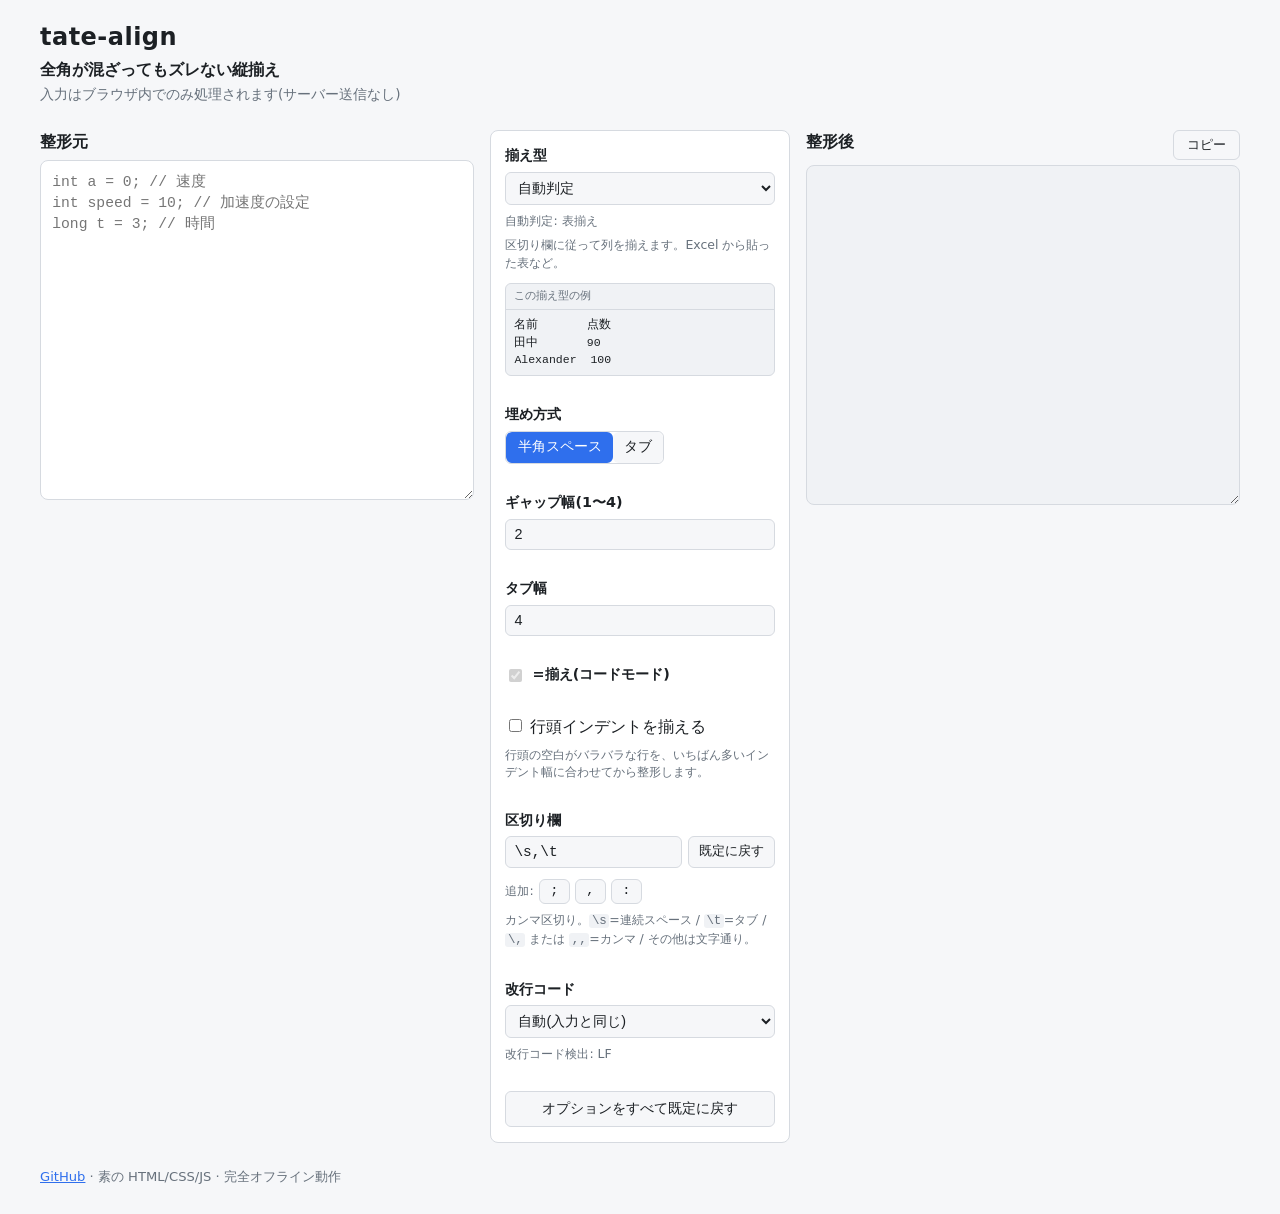
<file: index.html>
<!DOCTYPE html>
<html lang="ja">
<head>
  <meta charset="UTF-8">
  <meta name="viewport" content="width=device-width, initial-scale=1.0">
  <!-- Google Tag Manager -->
  <script>(function(w,d,s,l,i){w[l]=w[l]||[];w[l].push({"gtm.start":
  new Date().getTime(),event:"gtm.js"});var f=d.getElementsByTagName(s)[0],
  j=d.createElement(s),dl=l!="dataLayer"?"&l="+l:"";j.async=true;j.src=
  "https://www.googletagmanager.com/gtm.js?id="+i+dl;f.parentNode.insertBefore(j,f);
  })(window,document,"script","dataLayer","GTM-PLNBCTCJ");</script>
  <!-- End Google Tag Manager -->
  <title>tate-align — 全角対応・縦揃え整形ツール</title>
  <link rel="stylesheet" href="style.css">
</head>
<body>
  <!-- Google Tag Manager (noscript) -->
  <noscript><iframe src="https://www.googletagmanager.com/ns.html?id=GTM-PLNBCTCJ"
  height="0" width="0" style="display:none;visibility:hidden"></iframe></noscript>
  <!-- End Google Tag Manager (noscript) -->
  <header class="site-header">
    <h1>tate-align</h1>
    <p class="tagline">全角が混ざってもズレない縦揃え</p>
    <p class="privacy">入力はブラウザ内でのみ処理されます(サーバー送信なし)</p>
  </header>

  <main class="workbench">
    <!-- 整形元 -->
    <section class="pane pane-input">
      <label class="pane-label" for="input">整形元</label>
      <textarea id="input" class="mono" spellcheck="false" autocapitalize="off" autocomplete="off"
        placeholder="int a = 0; // 速度&#10;int speed = 10; // 加速度の設定&#10;long t = 3; // 時間"></textarea>
    </section>

    <!-- オプション列 -->
    <section class="pane pane-options" aria-label="オプション">
      <div class="opt">
        <label for="mode">揃え型</label>
        <select id="mode">
          <option value="auto">自動判定</option>
          <option value="code">コメント揃え(コード)</option>
          <option value="full">全部揃え(宣言+コメント)</option>
          <option value="paren">関数・括弧揃え</option>
          <option value="table">表揃え</option>
        </select>
        <p id="mode-info" class="hint"></p>
        <p id="mode-hint" class="hint"></p>
        <div class="mode-example" aria-live="polite">
          <span class="mode-example-label">この揃え型の例</span>
          <pre id="mode-example" class="mono"></pre>
        </div>
      </div>

      <div class="opt">
        <span class="opt-label">埋め方式</span>
        <div class="toggle" role="group" aria-label="埋め方式">
          <button id="fill-space" type="button" aria-pressed="true">半角スペース</button>
          <button id="fill-tab" type="button" aria-pressed="false">タブ</button>
        </div>
        <p id="tab-note" class="hint warn" hidden>
          タブ揃えは貼り付け先のタブ幅が異なると見た目が変わります(このツールのタブ幅設定を合わせてください)。また、全角文字が半角2個分の幅にならないフォント(VSCodeの既定等)では揃って見えません。日本語等幅フォント(MSゴシック・BIZ UDゴシック等)を推奨。
        </p>
      </div>

      <div class="opt" id="gap-field">
        <label for="gap">ギャップ幅(1〜4)</label>
        <input id="gap" type="number" min="1" max="4" value="1">
      </div>

      <div class="opt">
        <label for="tabWidth">タブ幅</label>
        <input id="tabWidth" type="number" min="1" max="16" value="4">
      </div>

      <div class="opt opt-inline">
        <input id="alignEquals" type="checkbox" checked>
        <label for="alignEquals">=揃え(コードモード)</label>
      </div>

      <div class="opt">
        <div class="opt-inline">
          <input id="normalizeIndent" type="checkbox">
          <label for="normalizeIndent">行頭インデントを揃える</label>
        </div>
        <p class="hint">行頭の空白がバラバラな行を、いちばん多いインデント幅に合わせてから整形します。</p>
      </div>

      <div class="opt" id="sep-field">
        <label for="separators">区切り欄</label>
        <div class="sep-row">
          <input id="separators" class="mono" type="text" value="\s,\t"
            spellcheck="false" autocapitalize="off" autocomplete="off">
          <button id="sep-reset" type="button">既定に戻す</button>
        </div>
        <div class="sep-chips" aria-label="よく使う区切りを追加">
          <span class="chips-label">追加:</span>
          <button type="button" class="chip" data-sep-chip=";">;</button>
          <button type="button" class="chip" data-sep-chip=",">,</button>
          <button type="button" class="chip" data-sep-chip=":">:</button>
        </div>
        <p class="hint">カンマ区切り。<code>\s</code>=連続スペース / <code>\t</code>=タブ / <code>\,</code> または <code>,,</code>=カンマ / その他は文字通り。</p>
      </div>

      <div class="opt">
        <label for="lineEnding">改行コード</label>
        <select id="lineEnding">
          <option value="auto">自動(入力と同じ)</option>
          <option value="LF">LF</option>
          <option value="CRLF">CRLF</option>
        </select>
        <p id="le-info" class="hint"></p>
      </div>

      <div class="opt">
        <button id="reset-all" type="button" class="reset-all-btn">オプションをすべて既定に戻す</button>
      </div>
    </section>

    <!-- 整形後 -->
    <section class="pane pane-output">
      <div class="pane-head">
        <label class="pane-label" for="output">整形後</label>
        <button id="copy" type="button" class="copy-btn">コピー</button>
      </div>
      <textarea id="output" class="mono" readonly spellcheck="false"></textarea>
    </section>
  </main>

  <footer class="site-footer">
    <a href="https://github.com/atoraku/tate-align" target="_blank" rel="noopener noreferrer">GitHub</a>
    <span> · 素の HTML/CSS/JS · 完全オフライン動作</span>
  </footer>

  <script src="app.js"></script>
</body>
</html>
</file>
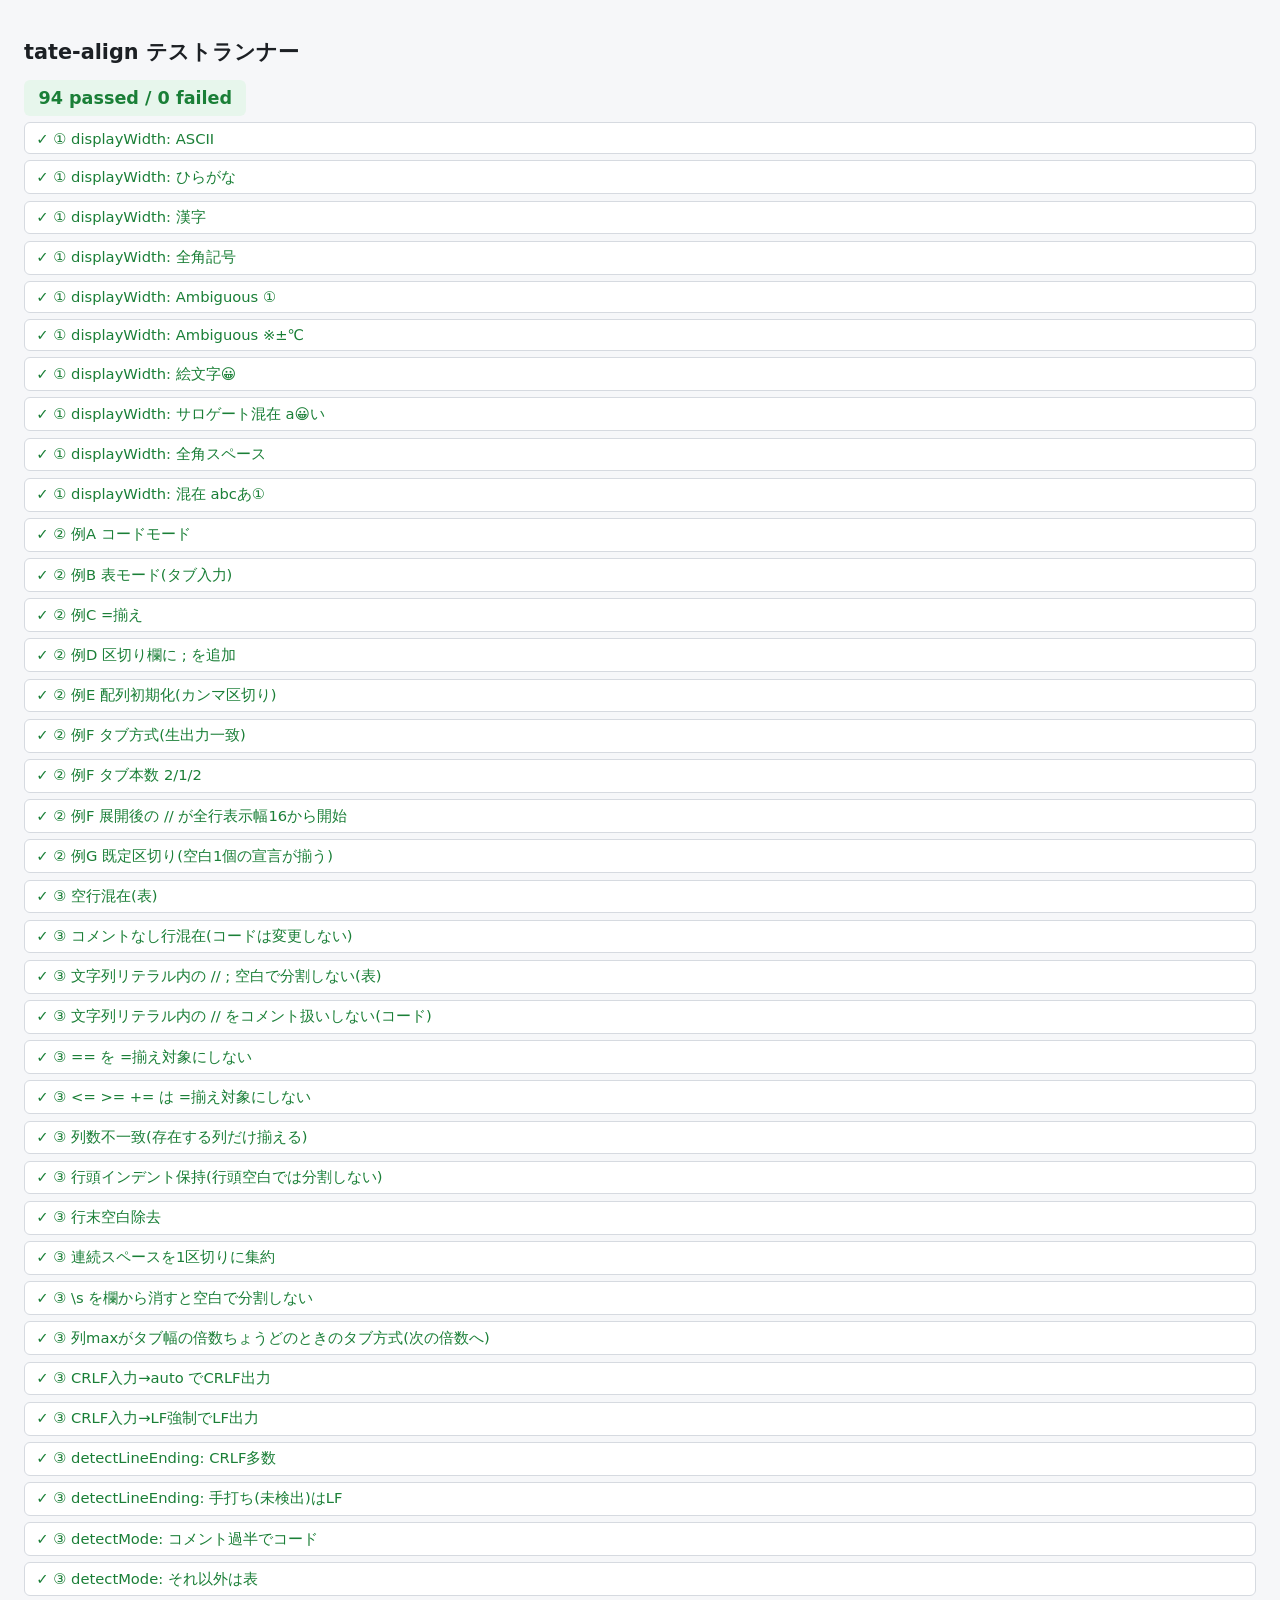
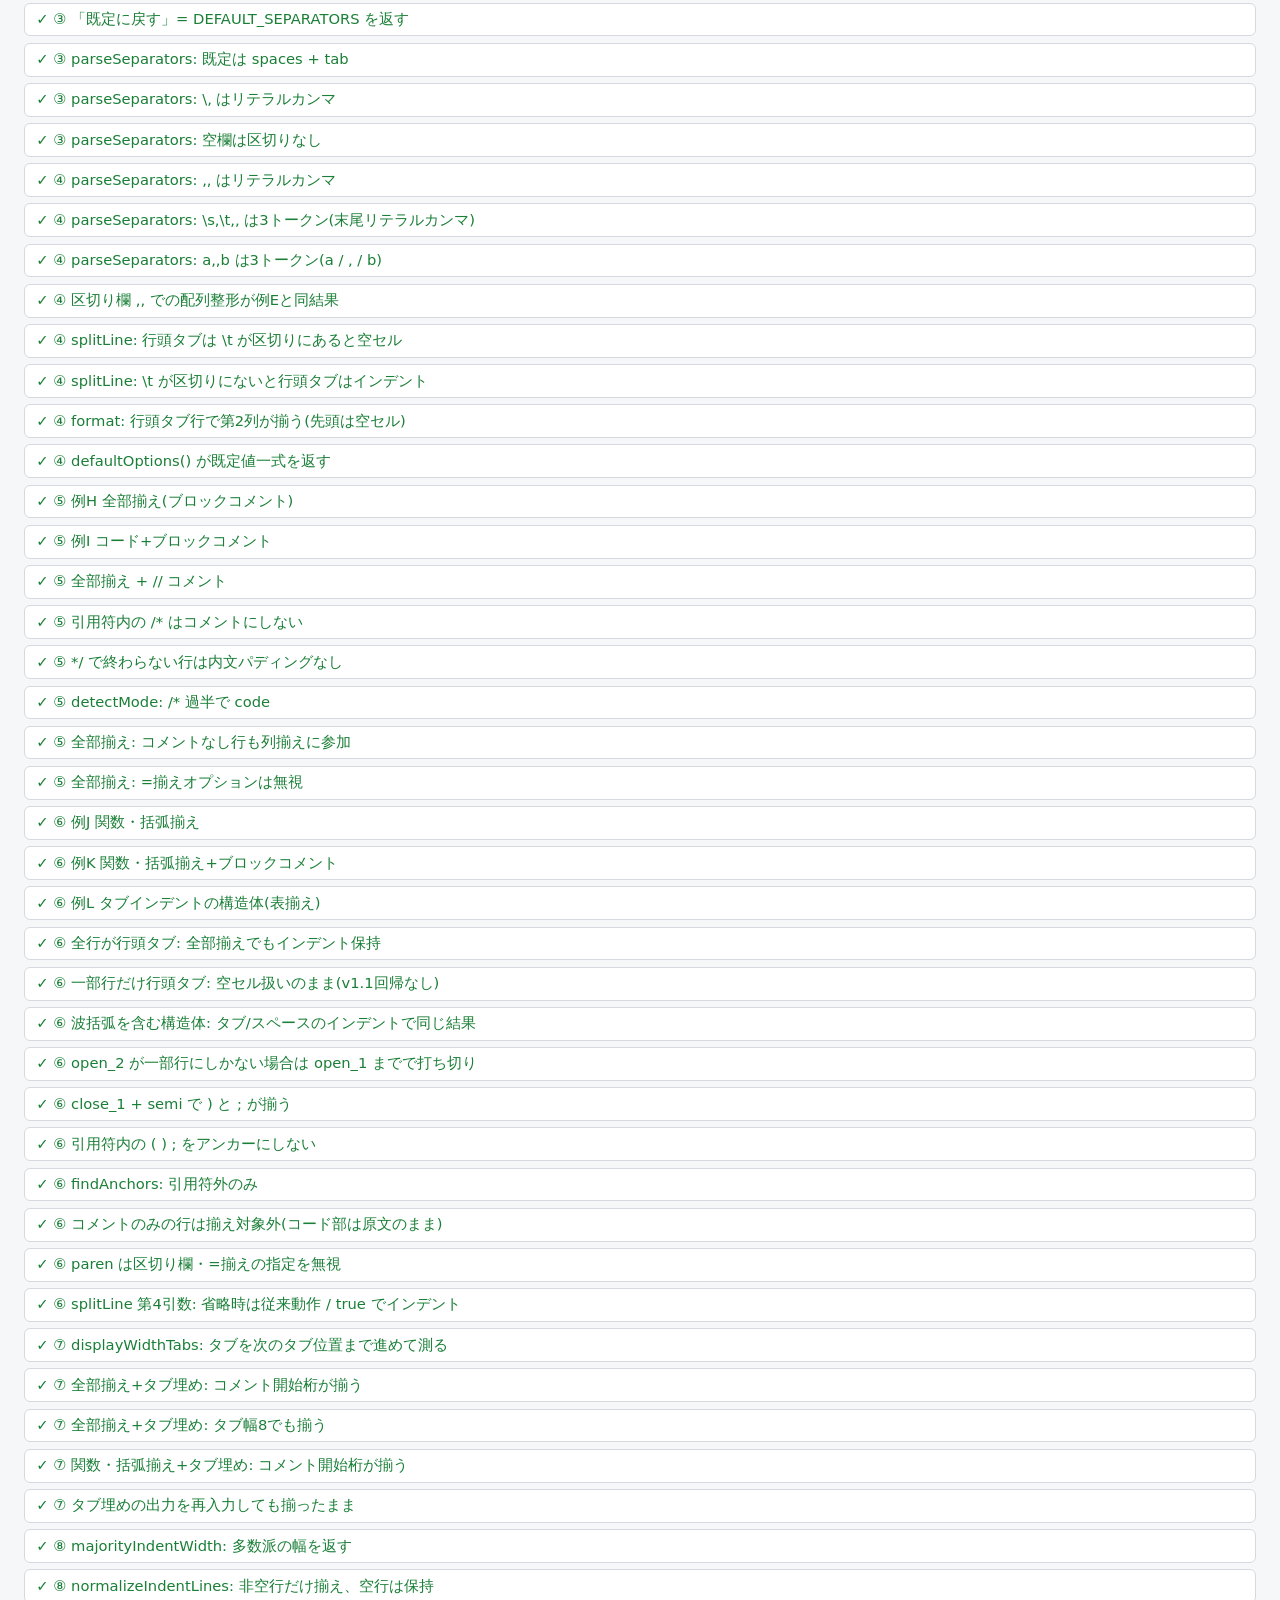
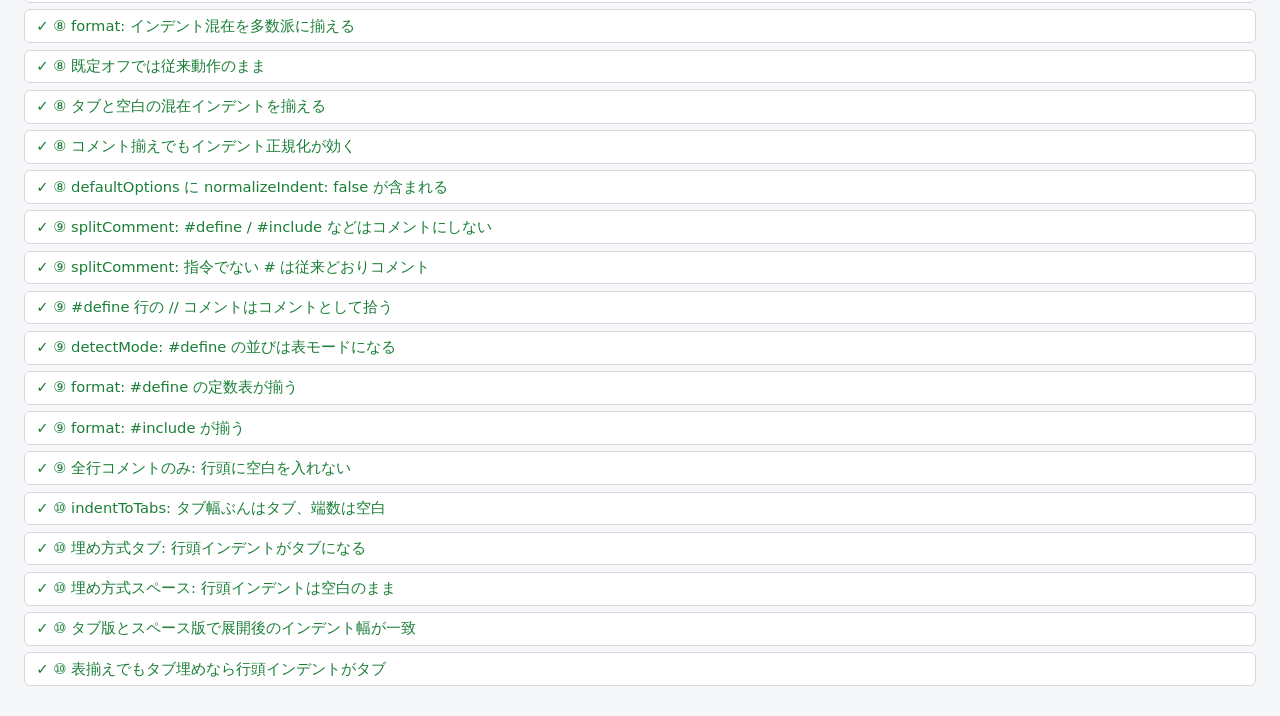
<file: tests.html>
<!DOCTYPE html>
<html lang="ja">
<head>
  <meta charset="UTF-8">
  <meta name="viewport" content="width=device-width, initial-scale=1.0">
  <title>tate-align — テスト</title>
  <style>
    :root {
      --bg: #f6f7f9; --panel: #fff; --border: #d6dae0; --text: #1c2024;
      --pass-bg: #e7f6ec; --pass: #1a7f37; --fail-bg: #fde8e8; --fail: #c62828;
      --mono: ui-monospace, "Cascadia Mono", Consolas, "BIZ UDGothic", "MS Gothic", monospace;
    }
    @media (prefers-color-scheme: dark) {
      :root {
        --bg: #14171a; --panel: #1d2126; --border: #333a42; --text: #e6e9ec;
        --pass-bg: #16311f; --pass: #4ac06a; --fail-bg: #3a1b1b; --fail: #ff6b6b;
      }
    }
    * { box-sizing: border-box; }
    body {
      margin: 0; padding: 1.5rem; background: var(--bg); color: var(--text);
      font-family: system-ui, -apple-system, "Segoe UI", Meiryo, sans-serif;
    }
    h1 { font-size: 1.3rem; }
    #summary { font-size: 1.1rem; font-weight: 700; padding: 0.5rem 0.9rem; border-radius: 6px; display: inline-block; }
    #summary.ok { background: var(--pass-bg); color: var(--pass); }
    #summary.ng { background: var(--fail-bg); color: var(--fail); }
    .case { border: 1px solid var(--border); border-radius: 6px; margin: 0.4rem 0; padding: 0.4rem 0.7rem; background: var(--panel); }
    .case.pass .case-head { color: var(--pass); }
    .case.fail { background: var(--fail-bg); }
    .case.fail .case-head { color: var(--fail); font-weight: 700; }
    .case-head { font-size: 0.92rem; }
    pre.diff {
      font-family: var(--mono); font-size: 0.85rem; white-space: pre; overflow-x: auto;
      background: var(--bg); border: 1px solid var(--border); border-radius: 4px; padding: 0.5rem; margin: 0.4rem 0 0;
    }
  </style>
</head>
<body>
  <h1>tate-align テストランナー</h1>
  <div id="summary">実行中…</div>
  <div id="results"></div>

  <script src="app.js"></script>
  <script src="tests.js"></script>
</body>
</html>
</file>
<file: style.css>
:root {
  --bg: #f6f7f9;
  --panel: #ffffff;
  --panel-alt: #f0f2f5;
  --border: #d6dae0;
  --text: #1c2024;
  --muted: #67717c;
  --accent: #2f6fed;
  --accent-text: #ffffff;
  --warn: #a15c00;
  --warn-bg: #fff4e0;
  --mono: ui-monospace, "Cascadia Mono", Consolas, "BIZ UDGothic", "MS Gothic", monospace;
}

@media (prefers-color-scheme: dark) {
  :root {
    --bg: #14171a;
    --panel: #1d2126;
    --panel-alt: #23282e;
    --border: #333a42;
    --text: #e6e9ec;
    --muted: #97a1ab;
    --accent: #5b8def;
    --accent-text: #0d1013;
    --warn: #ffcf80;
    --warn-bg: #3a2e14;
  }
}

* { box-sizing: border-box; }

body {
  margin: 0;
  padding: 0 1rem 2rem;
  background: var(--bg);
  color: var(--text);
  font-family: system-ui, -apple-system, "Segoe UI", "Hiragino Kaku Gothic ProN", Meiryo, sans-serif;
  line-height: 1.5;
}

.site-header {
  max-width: 1200px;
  margin: 0 auto;
  padding: 1.2rem 0 0.6rem;
}
.site-header h1 {
  margin: 0;
  font-size: 1.5rem;
  letter-spacing: 0.02em;
}
.tagline { margin: 0.2rem 0 0; font-weight: 600; }
.privacy { margin: 0.1rem 0 0; color: var(--muted); font-size: 0.85rem; }

.workbench {
  max-width: 1200px;
  margin: 1rem auto 0;
  display: grid;
  grid-template-columns: 1fr minmax(220px, 300px) 1fr;
  gap: 1rem;
  align-items: start;
}

@media (max-width: 800px) {
  .workbench { grid-template-columns: 1fr; }
}

.pane { display: flex; flex-direction: column; min-width: 0; }

.pane-label { font-weight: 600; margin-bottom: 0.35rem; display: inline-block; }

.pane-head {
  display: flex;
  align-items: center;
  justify-content: space-between;
  margin-bottom: 0.35rem;
}

textarea.mono {
  width: 100%;
  min-height: 340px;
  resize: vertical;
  padding: 0.7rem;
  border: 1px solid var(--border);
  border-radius: 8px;
  background: var(--panel);
  color: var(--text);
  font-family: var(--mono);
  font-size: 0.92rem;
  line-height: 1.45;
  tab-size: 4;
  -moz-tab-size: 4;
  white-space: pre;
  overflow: auto;
}
#output { background: var(--panel-alt); }

.pane-options {
  background: var(--panel);
  border: 1px solid var(--border);
  border-radius: 8px;
  padding: 0.9rem;
  gap: 0.9rem;
}

.opt { display: flex; flex-direction: column; gap: 0.3rem; margin-bottom: 0.9rem; }
.opt:last-child { margin-bottom: 0; }
.opt-inline { flex-direction: row; align-items: center; gap: 0.45rem; }
.opt > label, .opt-label { font-weight: 600; font-size: 0.9rem; }

.opt select,
.opt input[type="number"],
.opt input[type="text"] {
  padding: 0.4rem 0.5rem;
  border: 1px solid var(--border);
  border-radius: 6px;
  background: var(--bg);
  color: var(--text);
  font-size: 0.9rem;
}
.opt input.mono { font-family: var(--mono); }

.sep-row { display: flex; gap: 0.4rem; }
.sep-row input { flex: 1; min-width: 0; }

.toggle { display: flex; border: 1px solid var(--border); border-radius: 6px; overflow: hidden; width: fit-content; }
.toggle button {
  border: 0;
  background: var(--bg);
  color: var(--text);
  padding: 0.4rem 0.7rem;
  cursor: pointer;
  font-size: 0.85rem;
}
.toggle button[aria-pressed="true"] { background: var(--accent); color: var(--accent-text); }

button {
  font-family: inherit;
  border: 1px solid var(--border);
  border-radius: 6px;
  background: var(--bg);
  color: var(--text);
  padding: 0.4rem 0.6rem;
  cursor: pointer;
}
button:hover { border-color: var(--accent); }

.copy-btn { padding: 0.3rem 0.8rem; }

#sep-reset { white-space: nowrap; font-size: 0.8rem; }

.sep-chips { display: flex; align-items: center; gap: 0.35rem; margin-top: 0.4rem; flex-wrap: wrap; }
.chips-label { color: var(--muted); font-size: 0.78rem; }
.chip {
  font-family: var(--mono);
  min-width: 1.9rem;
  padding: 0.2rem 0.5rem;
  font-size: 0.85rem;
  line-height: 1.2;
}
.chip:hover { border-color: var(--accent); }

.reset-all-btn { width: 100%; font-size: 0.85rem; padding: 0.5rem 0.6rem; }

.hint { margin: 0.15rem 0 0; color: var(--muted); font-size: 0.78rem; line-height: 1.4; }
.hint code {
  font-family: var(--mono);
  background: var(--panel-alt);
  padding: 0 0.2em;
  border-radius: 3px;
}
.hint.warn { color: var(--warn); background: var(--warn-bg); padding: 0.4rem 0.5rem; border-radius: 6px; }

.mode-example {
  margin-top: 0.45rem;
  border: 1px solid var(--border);
  border-radius: 6px;
  background: var(--panel-alt);
  overflow: hidden;
}
.mode-example-label {
  display: block;
  padding: 0.25rem 0.5rem;
  font-size: 0.7rem;
  color: var(--muted);
  border-bottom: 1px solid var(--border);
}
#mode-example {
  margin: 0;
  padding: 0.4rem 0.5rem;
  font-family: var(--mono);
  font-size: 0.72rem;
  line-height: 1.5;
  white-space: pre;
  overflow-x: auto;
  color: var(--text);
}

.opt.disabled { opacity: 0.5; }
input:disabled { cursor: not-allowed; }
button:disabled { cursor: not-allowed; }
button:disabled:hover { border-color: var(--border); }

.site-footer {
  max-width: 1200px;
  margin: 1.5rem auto 0;
  color: var(--muted);
  font-size: 0.82rem;
}
.site-footer a { color: var(--accent); }
</file>
